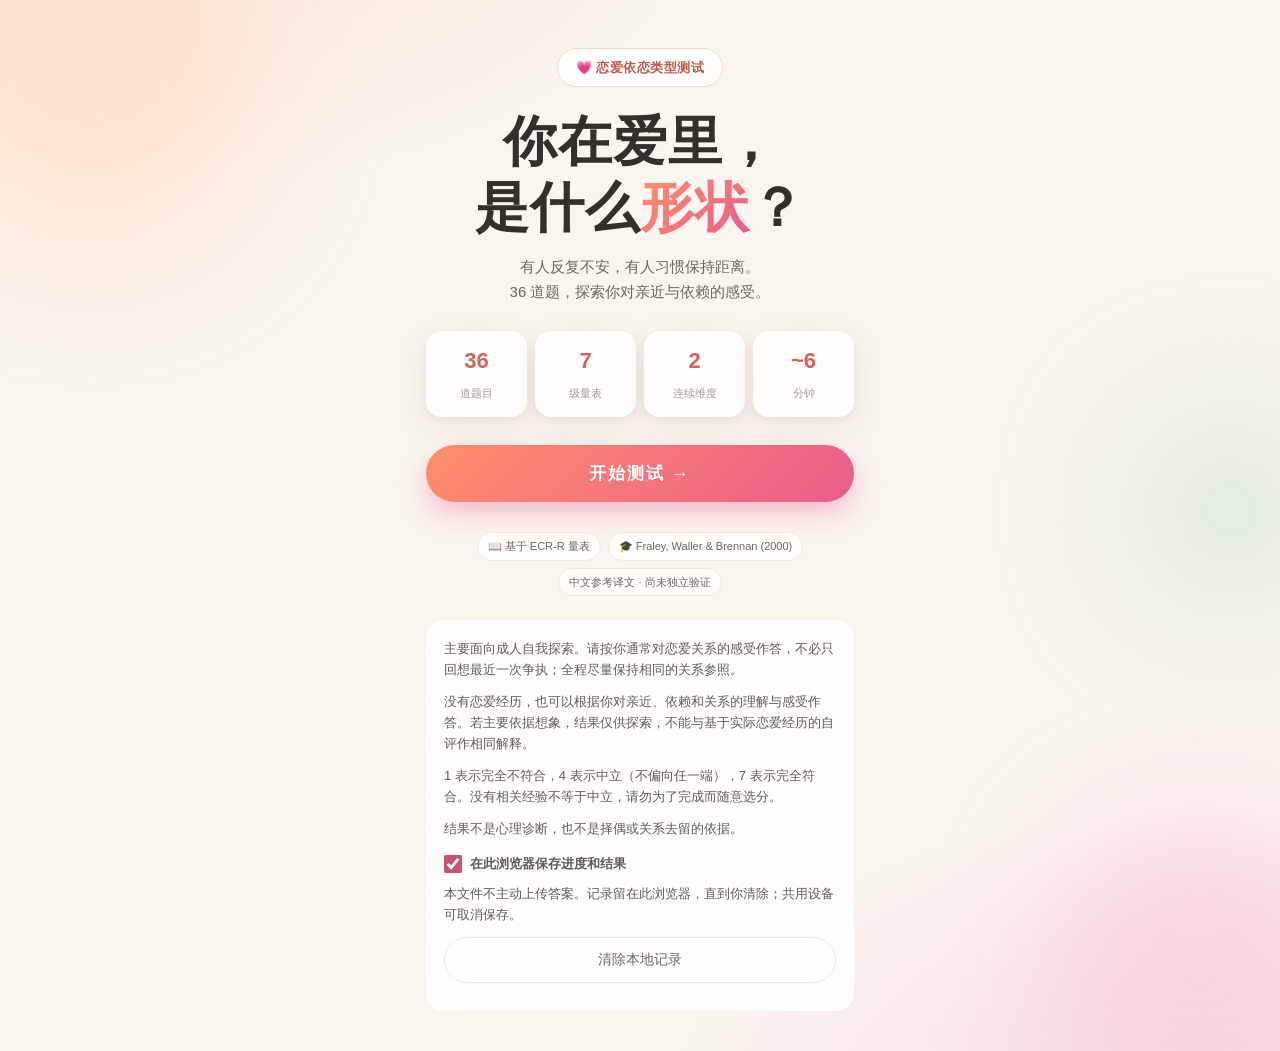
<file: index.html>
<!DOCTYPE html>
<!-- 依恋类型测试 · 单文件离线版 · 题源: ECR-R (Fraley, Waller, & Brennan, 2000) · 审查修订: 2026/10/31 -->

<html lang="zh-CN">
<head>
<meta charset="UTF-8">
<meta name="viewport" content="width=device-width, initial-scale=1.0, viewport-fit=cover">
<meta name="theme-color" content="#FAF5EF">
<meta name="description" content="依据 ECR-R 英文题目编制的中文参考自评：了解依恋焦虑与回避倾向。连续分数与四分区示意仅供自我探索，非诊断。">
<title>恋爱依恋类型测试 · 你的爱是什么形状</title>
<link rel="stylesheet" href="css/style.css">
<link rel="icon" href="data:image/svg+xml,<svg xmlns='http://www.w3.org/2000/svg' viewBox='0 0 100 100'><text y='.9em' font-size='90'>💗</text></svg>">
</head>
<body>

<!-- ======================= 封面 ======================= -->
<section id="screen-cover" class="screen active">
  <div class="bg-blobs" aria-hidden="true">
    <span class="blob b1"></span><span class="blob b2"></span><span class="blob b3"></span>
  </div>

  <div class="cover-wrap">
    <div class="cover-badge reveal">💗 恋爱依恋类型测试</div>

    <h1 class="cover-title reveal">你在爱里，<br>是什么<em>形状</em>？</h1>

    <p class="cover-sub reveal">有人反复不安，有人习惯保持距离。<br>36 道题，探索你对亲近与依赖的感受。</p>

    <div class="cover-stats reveal">
      <div class="stat"><b>36</b><span>道题目</span></div>
      <div class="stat"><b>7</b><span>级量表</span></div>
      <div class="stat"><b>2</b><span>连续维度</span></div>
      <div class="stat"><b>~6</b><span>分钟</span></div>
    </div>

    <button id="btn-start" class="btn-primary reveal">开始测试 →</button>
    <button id="btn-resume" class="btn-ghost hidden">继续上次进度（<span id="resume-num"></span>/36）</button>
    <button id="btn-lastresult" class="btn-ghost hidden">查看上次结果</button>

    <div class="cover-academic reveal">
      <span class="chip">📖 基于 ECR-R 量表</span>
      <span class="chip">🎓 Fraley, Waller &amp; Brennan (2000)</span>
      <span class="chip">中文参考译文 · 尚未独立验证</span>
    </div>

    <div class="cover-instructions reveal">
      <p>主要面向成人自我探索。请按你通常对恋爱关系的感受作答，不必只回想最近一次争执；全程尽量保持相同的关系参照。</p>
      <p>没有恋爱经历，也可以根据你对亲近、依赖和关系的理解与感受作答。若主要依据想象，结果仅供探索，不能与基于实际恋爱经历的自评作相同解释。</p>
      <p>1 表示完全不符合，4 表示中立（不偏向任一端），7 表示完全符合。没有相关经验不等于中立，请勿为了完成而随意选分。</p>
      <p>结果不是心理诊断，也不是择偶或关系去留的依据。</p>
      <label class="save-choice"><input type="checkbox" id="save-progress" checked> 在此浏览器保存进度和结果</label>
      <p id="privacy-note">本文件不主动上传答案。记录留在此浏览器，直到你清除；共用设备可取消保存。</p>
      <button id="btn-clear" class="btn-ghost" type="button">清除本地记录</button>
      <p id="storage-status" role="status" aria-live="polite"></p>
    </div>
  </div>
</section>

<!-- ======================= 答题 ======================= -->
<section id="screen-quiz" class="screen">
  <header class="quiz-top">
    <button id="btn-prev" class="icon-btn" aria-label="上一题">←</button>
    <div class="quiz-progress">
      <div class="quiz-progress-bar" id="quiz-progress" role="progressbar" aria-label="已完成题目" aria-valuemin="0" aria-valuemax="36" aria-valuenow="0"><i id="progress-fill"></i></div>
      <div class="quiz-progress-num"><span id="quiz-idx">1</span> / 36</div>
    </div>
    <button id="btn-restart" class="icon-btn" aria-label="重新开始">↻</button>
  </header>

  <div class="quiz-card-wrap">
    <div class="quiz-card" id="quiz-card">
      <div class="quiz-tag" id="quiz-dim-tag">亲密关系自评</div>
      <h2 class="quiz-text" id="quiz-text" tabindex="-1">题目加载中…</h2>
      <div class="quiz-options" id="quiz-options" role="group" aria-labelledby="quiz-text" aria-describedby="quiz-hint"></div>
      <button class="btn-primary quiz-next" id="btn-next" type="button" disabled>下一题 →</button>
      <p class="review-hint" id="review-hint" role="status"></p>
    </div>
    <p class="quiz-hint" id="quiz-hint">请按你通常的理解与感受选择；没有恋爱经历，也可参考你对亲近、依赖和关系的感受。若主要依据想象，结果仅供探索参考。选择后点击“下一题”，可返回检查。</p>
  </div>
</section>

<!-- ======================= 结果 ======================= -->
<section id="screen-result" class="screen">
  <div class="result-wrap">

    <!-- 类型 Hero -->
    <div class="result-hero" id="result-hero">
      <div class="hero-blob" aria-hidden="true"></div>
      <div class="hero-label">你的依恋倾向</div>
      <div class="hero-icon" id="hero-icon">🌿</div>
      <h1 class="hero-name" id="hero-name" tabindex="-1">依恋自评结果</h1>
      <div class="hero-alias" id="hero-alias"></div>
      <p class="hero-tagline" id="hero-tagline"></p>
      <div class="hero-scores">
        <div class="score-row">
          <span class="score-label">依恋焦虑</span>
          <div class="score-bar"><i id="bar-anx"></i><u class="score-mid" title="量表中点"></u></div>
          <span class="score-num" id="num-anx">0.0</span>
        </div>
        <div class="score-row">
          <span class="score-label">回避亲密</span>
          <div class="score-bar"><i id="bar-avo"></i><u class="score-mid"></u></div>
          <span class="score-num" id="num-avo">0.0</span>
        </div>
      </div>
      <p class="hero-scale-note">分数区间 1–7 · 竖线为中点 4，仅作图示参考</p>
    </div>

    <!-- 四象限坐标 -->
    <div class="card">
      <h3 class="card-title">📍 你在依恋地图上的位置</h3>
      <p class="card-desc">请优先看两个连续分数。四分区仅帮助理解，中心 4 是量表中点，不是经过验证的类型或诊断分界。</p>
      <div class="quadrant-wrap">
        <div class="quadrant" id="quadrant">
          <span class="q-label q-anxious">焦虑-痴迷型<br><small>高焦虑·低回避</small></span>
          <span class="q-label q-fearful">恐惧型<br><small>高焦虑·高回避</small></span>
          <span class="q-label q-secure">安全型<br><small>低焦虑·低回避</small></span>
          <span class="q-label q-avoidant">疏离-回避型<br><small>低焦虑·高回避</small></span>
          <div class="q-axis-y">依恋焦虑 ↑</div>
          <div class="q-axis-x">依恋回避 →</div>
          <div class="q-cross-v"></div>
          <div class="q-cross-h"></div>
          <div class="plot-area"><div class="q-dot" id="q-dot"></div></div>
        </div>
      </div>
      <p class="quadrant-note" id="borderline-note"></p>
    </div>

    <!-- 深度解读 -->
    <div class="card">
      <h3 class="card-title" id="ov-title">🔍 关于你的类型</h3>
      <div id="overview"></div>
    </div>

    <!-- 恋爱场景 -->
    <div class="card">
      <h3 class="card-title">🎭 可以对照的关系情境</h3>
      <div class="scene-list" id="scenes"></div>
    </div>

    <!-- 成长建议 -->
    <div class="card">
      <h3 class="card-title">🧭 可选择的沟通练习</h3>
      <div class="tip-list" id="growth"></div>
    </div>

    <!-- 相处指南 -->
    <div class="card">
      <h3 class="card-title">🤝 四种类型相处指南</h3>
      <p class="card-desc">以下是沟通参考，不代表某种倾向的人必然如此。请结合对方实际表达与双方边界。</p>
      <div class="tabs" id="guide-tabs"></div>
      <div class="tab-body" id="guide-body"></div>
    </div>

    <!-- 匹配兼容性 -->
    <div class="card">
      <h3 class="card-title">💞 不同倾向下的互动参考</h3>
      <p class="card-desc">这里不评星级、不预测匹配概率。只测了你的答案，不能据此判断伴侣或关系结局。</p>
      <div class="match-list" id="match-list"></div>
    </div>

    <!-- 学术依据 -->
    <div class="card card-academic">
      <h3 class="card-title">🎓 本测试的学术依据</h3>
      <ul class="ref-list" id="refs"></ul>
      <p class="ref-note">本页依据 ECR-R 英文 36 题编制中文参考译文，采用原版反向计分及两维均分规则；中文措辞尚未独立验证。四分区和沟通建议不是官方计分结论。作者说明非商业研究无需另行许可，其他使用场景应核实许可范围。</p>
    </div>

    <p class="result-disclaimer">本结果仅供自我探索，不构成诊断、配对评估或治疗建议。分数不用于推断童年、创伤或关系结局。若主要依据想象作答，应视为探索练习，不作标准量表解释；实际经历与不同关系也会影响回答。</p>

    <div class="result-actions">
      <button id="btn-share" class="btn-primary">保存分享卡片 🖼️</button>
      <button id="btn-retry" class="btn-ghost">重新测一次</button>
      <button id="btn-home" class="btn-ghost">返回首页与隐私设置</button>
    </div>
  </div>
</section>

<!-- ======================= 分享卡片弹层 ======================= -->
<div id="card-modal" class="modal hidden" role="dialog" aria-modal="true" aria-label="保存依恋倾向卡片">
  <div class="modal-mask"></div>
  <div class="modal-body">
    <img id="card-img" alt="依恋类型分享卡片">
    <p class="modal-tip">长按图片保存 / 分享 · 桌面端右键另存</p>
    <button id="btn-download" class="btn-primary small">下载图片</button>
    <button id="btn-close-modal" class="btn-ghost">关闭</button>
  </div>
</div>

<script src="js/data-questions.js"></script>
<script src="js/data-results.js"></script>
<script src="js/app.js"></script>
</body>
</html>
</file>
<file: css/style.css>
/* ============================================================
   恋爱依恋类型测试 · 设计系统
   暖色治愈系 / 移动端优先 / 纯 CSS 无依赖
   ============================================================ */

:root {
  --bg: #FAF5EF;
  --ink: #33302B;
  --ink-2: #6E675E;
  --ink-3: #A39A8E;
  --card: #FFFFFF;
  --line: #EFE7DC;
  --brand1: #FF8F6B;
  --brand2: #E85D8A;
  --brand-grad: linear-gradient(135deg, #FF8F6B 0%, #E85D8A 100%);
  --ok: #5FA777;
  --no: #D9776B;
  --r-lg: 28px;
  --r-md: 20px;
  --shadow: 0 10px 30px rgba(120, 90, 70, .10), 0 2px 8px rgba(120, 90, 70, .06);
  --shadow-lg: 0 20px 50px rgba(120, 90, 70, .16);
  /* 类型色（JS 会覆盖） */
  --t1: #6FB98A; --t2: #4E9068; --t-light: #EAF4EC; --t-dark: #3E7A54;
}

* { margin: 0; padding: 0; box-sizing: border-box; -webkit-tap-highlight-color: transparent; }

html { scroll-behavior: smooth; }

body {
  font-family: "PingFang SC", "HarmonyOS Sans SC", "Source Han Sans SC", "Microsoft YaHei", -apple-system, sans-serif;
  background: var(--bg);
  color: var(--ink);
  line-height: 1.65;
  min-height: 100vh;
  -webkit-font-smoothing: antialiased;
}

/* ---------- 屏幕切换 ---------- */
.screen { display: none; min-height: 100vh; }
.screen.active { display: block; animation: screenIn .45s ease both; }
@keyframes screenIn { from { opacity: 0; transform: translateY(14px); } to { opacity: 1; transform: none; } }

.hidden { display: none !important; }

/* ============================================================
   封面
   ============================================================ */
#screen-cover { position: relative; overflow: hidden; display: none; }
#screen-cover.active { display: flex; align-items: center; justify-content: center; }

.bg-blobs { position: absolute; inset: 0; pointer-events: none; }
.blob { position: absolute; border-radius: 50%; filter: blur(60px); opacity: .55; }
.blob.b1 { width: 340px; height: 340px; background: #FFD9C4; top: -80px; left: -80px; animation: float1 9s ease-in-out infinite; }
.blob.b2 { width: 300px; height: 300px; background: #F9C8DC; bottom: -60px; right: -70px; animation: float2 11s ease-in-out infinite; }
.blob.b3 { width: 220px; height: 220px; background: #CBE5D3; top: 38%; right: -60px; animation: float3 13s ease-in-out infinite; }
@keyframes float1 { 50% { transform: translate(40px, 30px) scale(1.08); } }
@keyframes float2 { 50% { transform: translate(-36px, -26px) scale(1.1); } }
@keyframes float3 { 50% { transform: translate(-24px, 34px) scale(.92); } }

.cover-wrap {
  position: relative; width: 100%; max-width: 480px;
  padding: 48px 26px 40px; text-align: center;
}

.cover-badge {
  display: inline-block; padding: 8px 18px; border-radius: 999px;
  background: rgba(255, 255, 255, .8); border: 1px solid #F3D9CB;
  font-size: 13px; font-weight: 600; color: #C05A4C; letter-spacing: .5px;
  backdrop-filter: blur(6px);
}

.cover-title {
  margin: 22px 0 14px; font-size: clamp(38px, 10vw, 50px);
  font-weight: 900; line-height: 1.22; letter-spacing: 1px;
}
.cover-title em {
  font-style: normal;
  background: var(--brand-grad);
  -webkit-background-clip: text; background-clip: text; color: transparent;
}

.cover-sub { color: var(--ink-2); font-size: 15px; margin-bottom: 26px; }

.cover-stats {
  display: grid; grid-template-columns: repeat(4, 1fr); gap: 8px;
  margin-bottom: 28px;
}
.stat {
  background: rgba(255, 255, 255, .85); border-radius: 16px; padding: 12px 4px;
  box-shadow: var(--shadow); backdrop-filter: blur(4px);
}
.stat b { display: block; font-size: 22px; font-weight: 800; color: #D2635B; }
.stat span { font-size: 11px; color: var(--ink-3); }

/* ---------- 按钮 ---------- */
.btn-primary {
  display: block; width: 100%; padding: 17px; border: 0; border-radius: 999px;
  background: var(--brand-grad); color: #fff; font-size: 17px; font-weight: 700;
  letter-spacing: 2px; cursor: pointer; box-shadow: 0 12px 26px rgba(232, 93, 138, .35);
  transition: transform .18s ease, box-shadow .18s ease;
}
.btn-primary:hover { transform: translateY(-2px); box-shadow: 0 16px 32px rgba(232, 93, 138, .42); }
.btn-primary:active { transform: scale(.97); }
.btn-primary.small { padding: 13px; font-size: 15px; width: auto; display: inline-block; }

.btn-ghost {
  display: block; width: 100%; margin-top: 12px; padding: 13px; border-radius: 999px;
  background: transparent; border: 1.5px solid var(--line); color: var(--ink-2);
  font-size: 14px; cursor: pointer; transition: border-color .2s, color .2s;
}
.btn-ghost:hover { border-color: #D9C8B8; color: var(--ink); }

.cover-academic {
  margin-top: 30px; display: flex; flex-wrap: wrap; gap: 7px; justify-content: center;
}
.chip {
  font-size: 11px; color: var(--ink-2); background: rgba(255, 255, 255, .7);
  border: 1px solid var(--line); border-radius: 999px; padding: 4px 10px;
}
.cover-note { margin-top: 16px; font-size: 11px; color: var(--ink-3); }

/* 封面入场动画 */
.reveal { opacity: 0; transform: translateY(18px); animation: revealUp .7s ease forwards; }
.reveal:nth-child(1) { animation-delay: .05s; } .reveal:nth-child(2) { animation-delay: .15s; }
.reveal:nth-child(3) { animation-delay: .25s; } .reveal:nth-child(4) { animation-delay: .35s; }
.reveal:nth-child(5) { animation-delay: .45s; } .reveal:nth-child(6) { animation-delay: .55s; }
.reveal:nth-child(7) { animation-delay: .65s; } .reveal:nth-child(8) { animation-delay: .75s; }
@keyframes revealUp { to { opacity: 1; transform: none; } }

/* ============================================================
   答题页
   ============================================================ */
#screen-quiz { padding: max(16px, env(safe-area-inset-top)) 18px 40px; }

.quiz-top {
  max-width: 480px; margin: 0 auto 18px;
  display: flex; align-items: center; gap: 14px;
}
.icon-btn {
  width: 42px; height: 42px; flex: 0 0 42px; border-radius: 50%;
  background: #fff; border: 1px solid var(--line); color: var(--ink-2);
  font-size: 17px; cursor: pointer; transition: .2s; box-shadow: var(--shadow);
}
.icon-btn:hover { color: var(--ink); border-color: #DCCBB9; }
.icon-btn:disabled { opacity: .35; cursor: default; }

.quiz-progress { flex: 1; }
.quiz-progress-bar {
  height: 10px; background: #F0E6DA; border-radius: 999px; overflow: hidden;
}
.quiz-progress-bar i {
  display: block; height: 100%; width: 0%;
  background: var(--brand-grad); border-radius: 999px;
  transition: width .4s cubic-bezier(.4, 0, .2, 1);
}
.quiz-progress-num { text-align: center; font-size: 12px; color: var(--ink-3); margin-top: 5px; letter-spacing: 1px; }

.quiz-card-wrap { max-width: 480px; margin: 0 auto; }

.quiz-card {
  background: var(--card); border-radius: var(--r-lg); padding: 30px 24px 26px;
  box-shadow: var(--shadow-lg); min-height: 320px;
  display: flex; flex-direction: column;
}
.quiz-card.leaving { animation: qOut .22s ease both; }
.quiz-card.entering { animation: qIn .3s ease both; }
@keyframes qOut { to { opacity: 0; transform: translateX(-26px); } }
@keyframes qIn { from { opacity: 0; transform: translateX(30px); } }

.quiz-tag {
  align-self: flex-start; font-size: 11px; letter-spacing: 2px; font-weight: 600;
  color: #B0785E; background: #FAF0E6; padding: 4px 12px; border-radius: 999px;
  margin-bottom: 18px;
}
.quiz-tag.dim-avo { color: #5E7BA0; background: #EDF2F8; }

.quiz-text { font-size: 21px; font-weight: 700; line-height: 1.6; margin-bottom: auto; padding-bottom: 22px; }

.quiz-scale-legend {
  display: flex; justify-content: space-between; font-size: 11px;
  color: var(--ink-3); margin-bottom: 10px; padding: 0 4px;
}

.quiz-options { display: flex; justify-content: space-between; gap: 6px; }
.opt {
  width: 44px; height: 44px; border-radius: 50%; border: 2px solid #EFE4D6;
  background: #FFFDFA; color: var(--ink-2); font-size: 15px; font-weight: 600;
  cursor: pointer; transition: transform .15s ease, background .2s, border-color .2s, color .2s;
}
.opt:hover { border-color: #E8B49A; transform: translateY(-3px); }
.opt.picked {
  background: var(--brand-grad); border-color: transparent; color: #fff;
  transform: scale(1.12); box-shadow: 0 8px 18px rgba(232, 93, 138, .4);
}
.opt.dim-avo.picked { background: linear-gradient(135deg, #7FA6CC, #5B85AC); box-shadow: 0 8px 18px rgba(91, 133, 172, .4); }

.quiz-hint { text-align: center; font-size: 11.5px; color: var(--ink-3); margin-top: 16px; }

/* ============================================================
   结果页
   ============================================================ */
#screen-result { padding: 24px 18px 60px; }
.result-wrap { max-width: 480px; margin: 0 auto; }

/* ---------- Hero ---------- */
.result-hero {
  position: relative; overflow: hidden; border-radius: var(--r-lg);
  padding: 34px 24px 26px; color: #fff; text-align: center;
  background: linear-gradient(150deg, var(--t1) 0%, var(--t2) 100%);
  box-shadow: var(--shadow-lg); margin-bottom: 18px;
}
.hero-blob {
  position: absolute; width: 260px; height: 260px; border-radius: 50%;
  background: rgba(255, 255, 255, .14); filter: blur(10px);
  top: -110px; right: -70px;
}
.hero-label { font-size: 12px; letter-spacing: 4px; opacity: .85; }
.hero-icon { font-size: 44px; margin: 12px 0 2px; }
.hero-name { font-size: 40px; font-weight: 900; letter-spacing: 4px; }
.hero-alias { font-size: 12.5px; opacity: .9; margin-top: 6px; letter-spacing: 1px; }
.hero-tagline { font-size: 14.5px; margin-top: 14px; opacity: .95; font-weight: 500; }

.hero-scores { margin-top: 24px; text-align: left; }
.score-row { display: flex; align-items: center; gap: 10px; margin-bottom: 12px; }
.score-label { flex: 0 0 58px; font-size: 12px; opacity: .92; text-align: right; }
.score-bar {
  position: relative; flex: 1; height: 10px; border-radius: 999px;
  background: rgba(255, 255, 255, .28); overflow: visible;
}
.score-bar i {
  position: absolute; left: 0; top: 0; height: 100%; width: 0;
  background: #fff; border-radius: 999px; transition: width 1.1s cubic-bezier(.3, 0, .2, 1);
}
.score-mid {
  position: absolute; left: 50%; top: -3px; width: 2px; height: 16px;
  background: rgba(255, 255, 255, .55); border-radius: 2px;
}
.score-num { flex: 0 0 34px; font-size: 15px; font-weight: 800; font-variant-numeric: tabular-nums; }
.hero-scale-note { font-size: 10.5px; opacity: .65; text-align: right; margin-top: 2px; }

/* ---------- 通用卡片 ---------- */
.card {
  background: var(--card); border-radius: var(--r-md); padding: 22px 20px;
  box-shadow: var(--shadow); margin-bottom: 14px;
}
.card-title { font-size: 17px; font-weight: 800; margin-bottom: 8px; letter-spacing: .5px; }
.card-desc { font-size: 12.5px; color: var(--ink-3); margin-bottom: 14px; }

/* ---------- 四象限 ---------- */
.quadrant-wrap { padding: 4px 0 2px; }
.quadrant {
  position: relative; height: 250px; border-radius: 16px; overflow: hidden;
  border: 1.5px solid var(--line);
  background:
    linear-gradient(to right, transparent 50%, rgba(110, 150, 191, .07) 50%),
    linear-gradient(to top, transparent 50%, rgba(232, 161, 92, .07) 50%),
    #FDFBF8;
}
.q-label {
  position: absolute; font-size: 12.5px; font-weight: 700; line-height: 1.45;
  padding: 8px 10px; border-radius: 12px; text-align: left;
}
.q-label small { font-weight: 400; color: var(--ink-3); font-size: 10px; }
.q-anxious  { top: 10px; left: 10px; color: #C57E3D; background: rgba(232, 161, 92, .10); }
.q-fearful  { top: 10px; right: 10px; color: #7E5B9E; background: rgba(164, 124, 193, .10); text-align: right; }
.q-secure   { bottom: 10px; left: 10px; color: var(--ok); background: rgba(95, 167, 119, .08); }
.q-avoidant { bottom: 10px; right: 10px; color: #4C7399; background: rgba(110, 150, 191, .10); text-align: right; }

.q-cross-v {
  position: absolute; left: 50%; top: 0; bottom: 0; width: 0;
  border-left: 1.5px dashed #E3D6C6;
}
.q-cross-h {
  position: absolute; top: 50%; left: 0; right: 0; height: 0;
  border-top: 1.5px dashed #E3D6C6;
}
.q-axis-y {
  position: absolute; right: 6px; top: 50%; transform: translateY(-50%) rotate(90deg);
  transform-origin: center; font-size: 10px; color: var(--ink-3); letter-spacing: 1px;
}
.q-axis-x {
  position: absolute; left: 50%; bottom: 4px; transform: translateX(-50%);
  font-size: 10px; color: var(--ink-3); letter-spacing: 1px;
}
.q-dot {
  position: absolute; width: 18px; height: 18px; border-radius: 50%;
  background: var(--t2); border: 3px solid #fff;
  box-shadow: 0 0 0 4px color-mix(in srgb, var(--t2) 30%, transparent), 0 4px 10px rgba(0, 0, 0, .18);
  transform: translate(-50%, 50%); left: 50%; bottom: 50%;
  transition: left 1.2s cubic-bezier(.3, 0, .2, 1), bottom 1.2s cubic-bezier(.3, 0, .2, 1);
  z-index: 5;
}
.q-dot::after {
  content: ""; position: absolute; inset: -14px; border-radius: 50%;
  border: 2px solid color-mix(in srgb, var(--t2) 55%, transparent);
  animation: pulse 2.2s ease-out infinite;
}
@keyframes pulse {
  0% { transform: scale(.55); opacity: 1; }
  100% { transform: scale(1.5); opacity: 0; }
}
.quadrant-note { font-size: 12px; color: var(--ink-2); margin-top: 12px; background: var(--t-light); border-radius: 12px; padding: 10px 12px; }

/* ---------- 解读正文 ---------- */
#overview p { font-size: 14.5px; color: #4A443C; margin-bottom: 12px; text-align: justify; }
.academic-quote {
  margin-top: 6px; padding: 12px 14px; border-left: 3px solid var(--t2);
  background: var(--t-light); border-radius: 0 12px 12px 0;
  font-size: 12px; color: var(--ink-2);
}

/* ---------- 场景列表 ---------- */
.scene-list { display: flex; flex-direction: column; gap: 10px; }
.scene {
  display: flex; gap: 12px; padding: 13px 14px; border-radius: 14px;
  background: #FCFAF6; border: 1px solid #F3ECDF;
}
.scene-icon { font-size: 22px; flex: 0 0 26px; text-align: center; }
.scene b { display: block; font-size: 13.5px; margin-bottom: 2px; }
.scene p { font-size: 13px; color: var(--ink-2); }

/* ---------- 成长建议 ---------- */
.tip-list { display: flex; flex-direction: column; gap: 10px; counter-reset: tip; }
.tip {
  counter-increment: tip; position: relative; padding: 13px 14px 13px 46px;
  border-radius: 14px; background: #FCFAF6; border: 1px solid #F3ECDF;
  font-size: 13.5px; color: #4A443C;
}
.tip::before {
  content: counter(tip); position: absolute; left: 12px; top: 12px;
  width: 24px; height: 24px; border-radius: 50%; background: var(--brand-grad);
  color: #fff; font-size: 12.5px; font-weight: 700; display: flex; align-items: center; justify-content: center;
}

/* ---------- 相处指南 Tabs ---------- */
.tabs { display: flex; gap: 7px; margin-bottom: 14px; flex-wrap: wrap; }
.tab {
  padding: 8px 13px; border-radius: 999px; border: 1.5px solid var(--line);
  background: #fff; font-size: 12.5px; font-weight: 600; color: var(--ink-2);
  cursor: pointer; transition: .2s;
}
.tab.active { background: var(--ink); border-color: var(--ink); color: #fff; }
.tab-body { animation: screenIn .35s ease both; }

.guide-head { display: flex; align-items: center; gap: 8px; margin-bottom: 10px; flex-wrap: wrap; }
.guide-head b { font-size: 15px; }
.trait {
  font-size: 11px; padding: 3px 10px; border-radius: 999px;
  background: #F5EFE6; color: var(--ink-2);
}
.guide-sec { margin-bottom: 12px; }
.guide-sec h4 { font-size: 13px; margin-bottom: 6px; }
.guide-sec h4.ok { color: var(--ok); } .guide-sec h4.no { color: var(--no); }
.guide-sec li {
  list-style: none; font-size: 13px; color: #4A443C; padding: 5px 0 5px 20px; position: relative;
}
.guide-sec li.ok::before { content: "✓"; position: absolute; left: 0; color: var(--ok); font-weight: 800; }
.guide-sec li.no::before { content: "✗"; position: absolute; left: 0; color: var(--no); font-weight: 800; }

/* ---------- 匹配列表 ---------- */
.match-list { display: flex; flex-direction: column; gap: 10px; }
.match {
  display: flex; gap: 12px; padding: 13px 14px; border-radius: 14px;
  border: 1px solid #F3ECDF; background: #FCFAF6;
}
.match-head { flex: 0 0 96px; }
.match-head b { display: block; font-size: 13.5px; margin-bottom: 3px; }
.match-stars { font-size: 11px; letter-spacing: 1px; color: #D9A441; }
.match-level {
  display: inline-block; margin-top: 5px; font-size: 10.5px; padding: 2px 8px;
  border-radius: 999px; color: #fff; font-weight: 600;
}
.match p { font-size: 12.5px; color: var(--ink-2); }

/* ---------- 学术依据 ---------- */
.card-academic { background: #FDFCF9; border: 1px solid #EFE8DB; }
.ref-list { margin: 4px 0 10px 18px; }
.ref-list li { font-size: 11.5px; color: var(--ink-2); margin-bottom: 7px; }
.ref-note { font-size: 11.5px; color: var(--ink-3); border-top: 1px dashed var(--line); padding-top: 10px; }

.result-disclaimer {
  font-size: 11.5px; color: var(--ink-3); text-align: center;
  padding: 0 10px; margin-bottom: 22px;
}

.result-actions { display: flex; flex-direction: column; gap: 4px; padding-bottom: 30px; }

/* ============================================================
   分享卡片弹层
   ============================================================ */
.modal { position: fixed; inset: 0; z-index: 100; display: flex; align-items: center; justify-content: center; }
.modal-mask {
  position: absolute; inset: 0; background: rgba(40, 30, 26, .62); backdrop-filter: blur(6px);
}
.modal-body {
  position: relative; text-align: center; padding: 20px; max-width: 92vw;
  animation: screenIn .35s ease both;
}
#card-img {
  max-width: 100%; max-height: 62vh; border-radius: 18px;
  box-shadow: 0 24px 60px rgba(0, 0, 0, .4); display: block; margin: 0 auto 14px;
}
.modal-tip { font-size: 12px; color: rgba(255, 255, 255, .75); margin-bottom: 12px; }
#btn-close-modal { color: rgba(255, 255, 255, .85); border-color: rgba(255, 255, 255, .3); margin-top: 10px; }

/* ============================================================
   桌面端适配
   ============================================================ */
@media (min-width: 768px) {
  body {
    background:
      radial-gradient(1000px 500px at 8% -10%, #F6E3D5 0%, transparent 60%),
      radial-gradient(900px 500px at 95% 105%, #F4D9E3 0%, transparent 60%),
      var(--bg);
  }
  .cover-title { font-size: 54px; }
  .quiz-card { padding: 38px 34px 30px; }
  .quiz-text { font-size: 23px; }
}

/* iOS 防橡皮筋白边 */
@supports (-webkit-touch-callout: none) {
  body { background-attachment: fixed; }
}

/* 审查修订：完整七级标签、可访问焦点与窄屏布局 */
.cover-instructions {text-align:left; font-size:13px; color:#625b53; margin-top:24px; background:rgba(255,255,255,.85); border-radius:18px; padding:18px;}
.cover-instructions p {margin:0 0 10px;}
.save-choice {display:flex;align-items:center;gap:8px;font-weight:600;margin:14px 0 8px;}
.save-choice input {width:18px;height:18px;accent-color:#C95176;}
.quiz-options {display:grid;grid-template-columns:repeat(7,minmax(0,1fr));gap:5px;align-items:start;}
.opt {width:100%;height:auto;min-height:96px;border:0;border-radius:14px;background:transparent;padding:6px 0;color:#625b53;display:flex;flex-direction:column;align-items:center;gap:9px;letter-spacing:0;}
.opt-num {width:40px;height:40px;border-radius:50%;border:2px solid #e6d9ca;display:flex;align-items:center;justify-content:center;background:#fffdfa;flex-shrink:0;font-size:16px;}
.opt-label {font-size:11px;line-height:1.5;font-weight:500;display:block;max-width:4em;text-align:center;word-break:normal;}
.opt:hover {transform:none;background:#faf0e6;}
.opt.picked,.opt.dim-avo.picked {transform:none;background:#fff0e9;box-shadow:none;color:#7e3b32;}
.opt.picked .opt-num {background:var(--brand-grad);color:#fff;border-color:#d26b61;box-shadow:0 3px 10px #e85d8a33;}
.opt.picked .opt-label {font-weight:800;}
.quiz-next {margin-top:20px;font-size:15px;padding:13px;letter-spacing:1px;}
.quiz-next:disabled {opacity:.45;cursor:default;transform:none;box-shadow:none;}
.review-hint {font-size:12px;color:#6e675e;margin-top:12px;min-height:1.6em;text-align:center;}
.quiz-hint {color:#73695e;font-size:12px;line-height:1.9;padding:0 6px;}
.hero-scale-note {opacity:1;font-size:11px;}
.hero-name {font-size:clamp(24px,7vw,34px);letter-spacing:1px;overflow-wrap:anywhere;}
.score-num {flex-basis:46px;font-size:14px;}
.q-axis-y {left:2px;right:auto;top:50%;transform:translateY(-50%);writing-mode:vertical-rl;}
.q-axis-x {bottom:2px;}
.quadrant {overflow:visible;}
.plot-area {position:absolute;inset:16px 22px 26px 26px;pointer-events:none;}
.q-cross-v {left:calc(50% + 2px);top:16px;bottom:26px;}
.q-cross-h {top:calc(50% - 5px);left:26px;right:22px;}
.quadrant {background:#fdfbf8;}
.plot-area::before {content:"";position:absolute;inset:0;background:linear-gradient(to right,transparent 50%,rgba(110,150,191,.07) 50%),linear-gradient(to top,transparent 50%,rgba(232,161,92,.07) 50%);}
.q-label {font-size:11px;pointer-events:none;}
.q-anxious,.q-secure {left:28px;}
.q-fearful,.q-avoidant {right:24px;}
.q-anxious,.q-fearful {top:18px;}
.q-secure,.q-avoidant {bottom:28px;}
.q-dot {transition:none;}
.match-head {flex-basis:120px;}
.ref-list a {color:#625b53;text-decoration:underline;text-underline-offset:3px;}
.ref-note,.result-disclaimer,.card-desc {color:#73695e;}
button:focus-visible,input:focus-visible {outline:3px solid #855d40;outline-offset:4px;}
@media(max-width:360px){.quiz-card {padding:24px 14px 20px;}.quiz-text{font-size:19px;}.opt-num{width:32px;height:32px;}.quiz-options{gap:2px;}.opt-label{font-size:10px;}.match{flex-direction:column;}.match-head{flex-basis:auto;}}
@media(prefers-reduced-motion:reduce){*,*::before,*::after {animation:none!important;transition:none!important;scroll-behavior:auto!important;}.reveal{opacity:1;transform:none;}}
</file>
